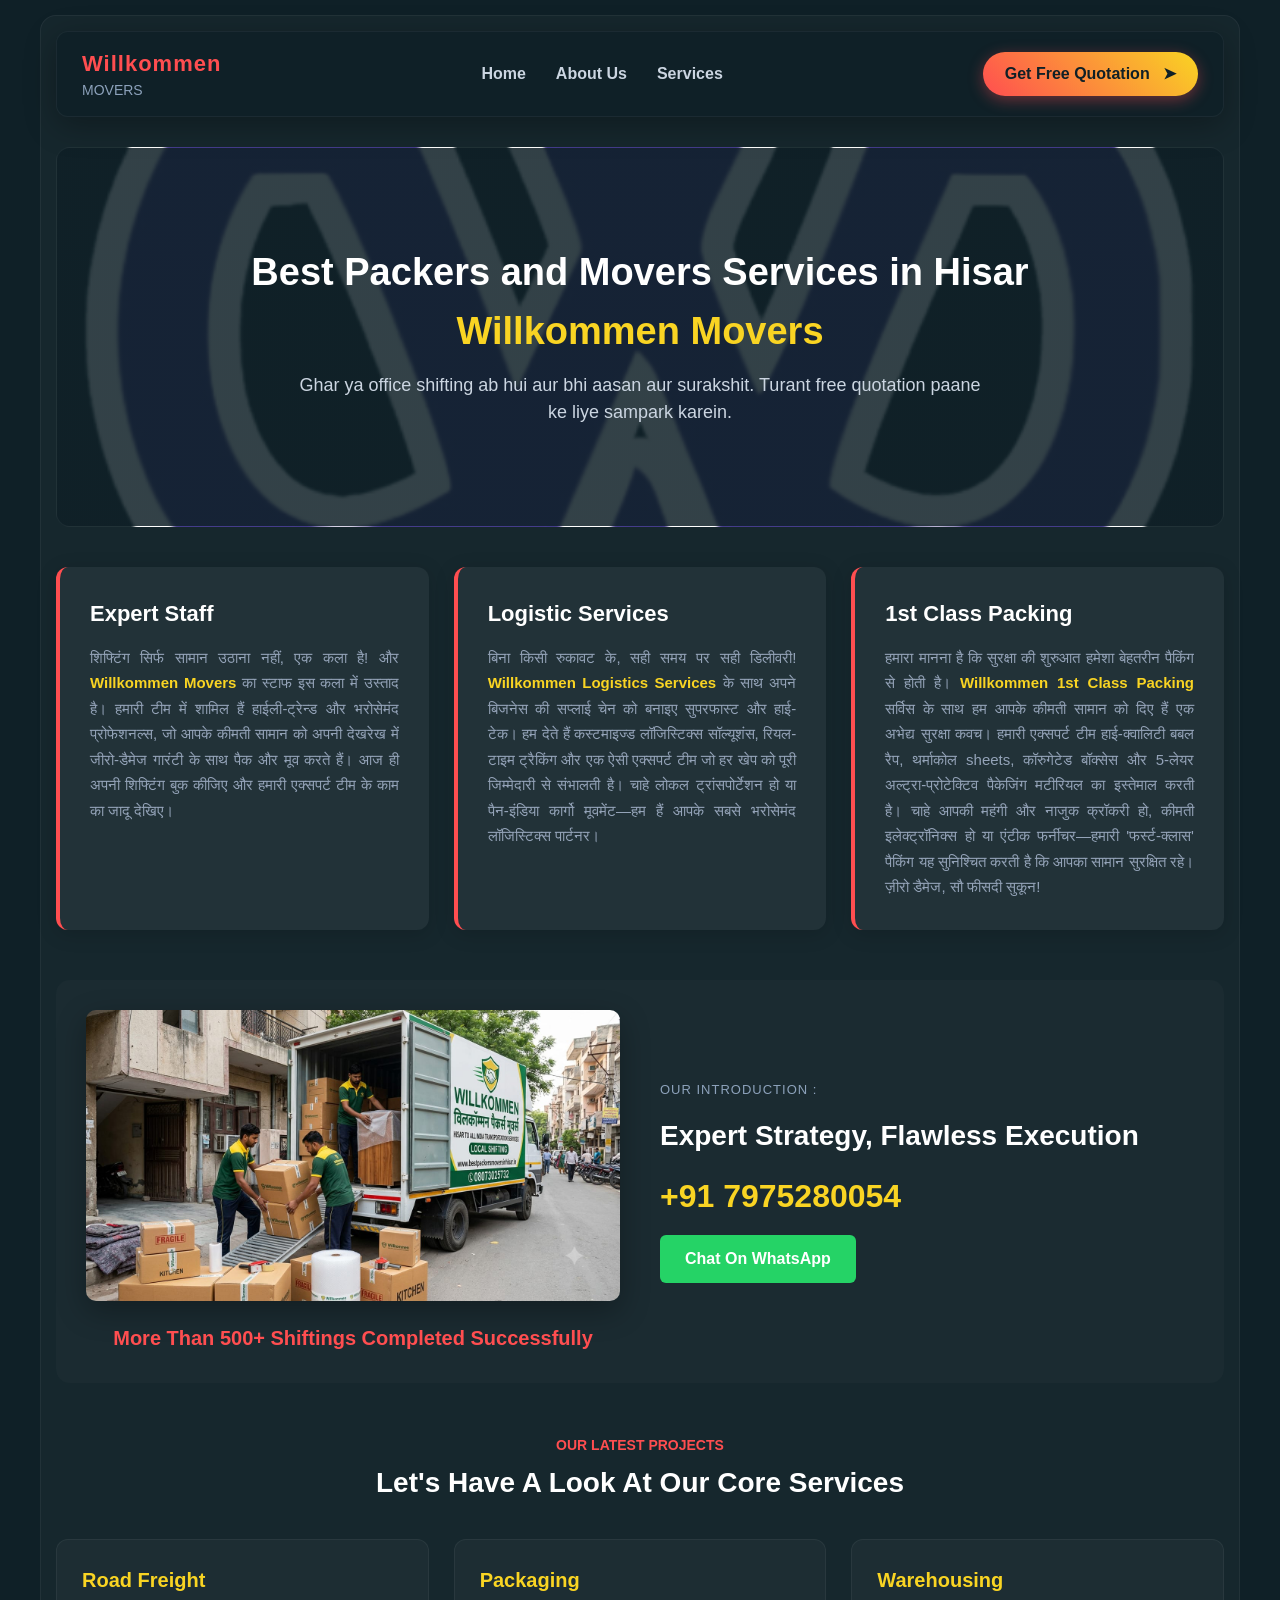
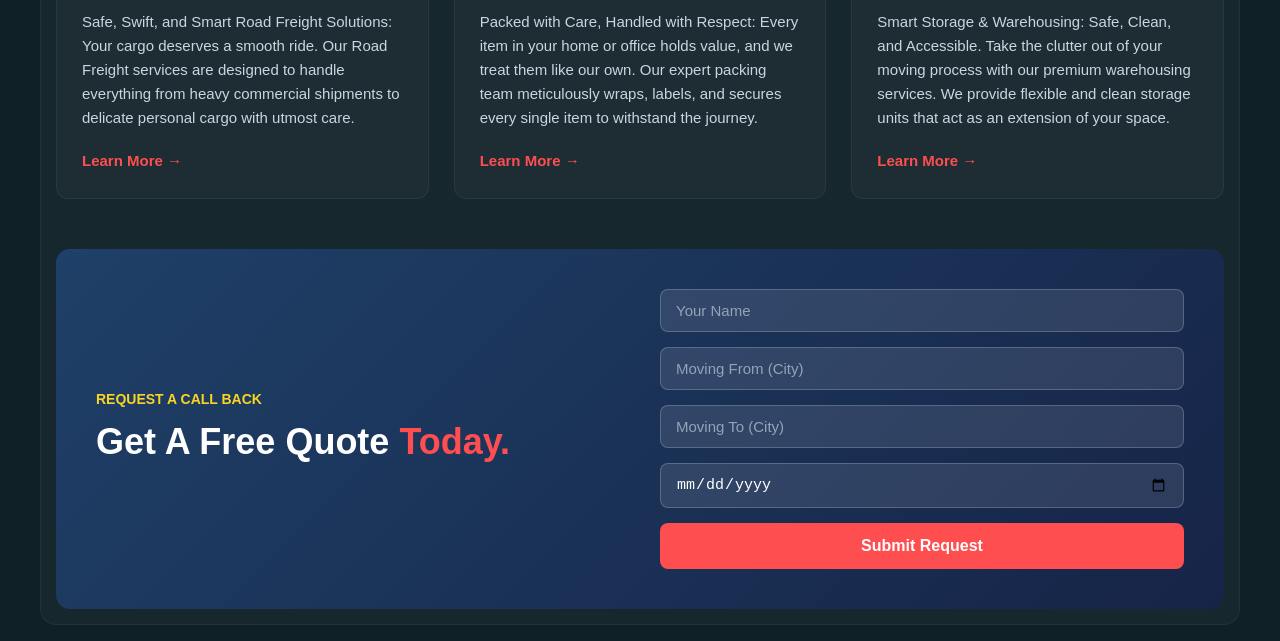
<file: index.html>
<!doctype html>
<html lang="en-IN">
  <head>
    <meta charset="UTF-8" />
    <meta name="viewport" content="width=device-width, initial-scale=1.0" />
    <title>Willkommen Movers | Best Packers and Movers Service in Hisar.</title>
    <script>
      window.dataLayer = window.dataLayer || [];
      function gtag() { dataLayer.push(arguments); }
      gtag("js", new Date());
    </script>
    <style>
      /* Global Resets */
      * {
        margin: 0;
        padding: 0;
        box-sizing: border-box;
      }
      body {
        background-color: #0f2027;
        font-family: Arial, sans-serif;
        padding: 15px;
        color: #f5f5f5;
        line-height: 1.5;
      }
      
      .main-container {
        max-width: 1200px;
        width: 100%;
        margin: auto;
        background-color: rgba(255, 255, 255, 0.03);
        border: 1px solid rgba(255, 255, 255, 0.05);
        border-radius: 16px;
        padding: 15px;
      }

      /* Modern Navbar Setup */
      .navbar {
        position: sticky;
        top: 0;
        background: rgba(15, 32, 39, 0.95);
        backdrop-filter: blur(10px);
        padding: 15px 25px;
        display: flex;
        justify-content: space-between;
        align-items: center;
        border-radius: 12px;
        box-shadow: 0 8px 32px rgba(0, 0, 0, 0.3);
        z-index: 1000;
        border: 1px solid rgba(255, 255, 255, 0.05);
        margin-bottom: 30px;
      }
      .logo-section {
        display: flex;
        flex-direction: column;
      }
      .logo-section strong {
        font-size: 22px;
        color: #ff4e50;
        letter-spacing: 1px;
      }
      .logo-section span {
        font-size: 14px;
        color: #8da2bb;
        text-transform: uppercase;
      }

      /* Pure CSS Mobile Toggle & Link Section */
      .nav-toggle {
        display: none;
      }
      .nav-toggle-label {
        display: none;
        cursor: pointer;
        flex-direction: column;
        gap: 5px;
      }
      .nav-toggle-label span {
        width: 25px;
        height: 3px;
        background-color: white;
        border-radius: 2px;
      }
      .link-section ul {
        list-style: none;
        display: flex;
        align-items: center;
        gap: 30px;
      }
      .link-section ul li a {
        text-decoration: none;
        color: #cbd5e1;
        font-weight: bold;
        transition: color 0.3s ease;
      }
      .link-section ul li a:hover {
        color: #ff4e50;
      }
      
      /* Glowing Action CTA Button */
      .nav-btn {
        background: linear-gradient(45deg, #ff4e50, #f9d423);
        color: #0f2027;
        text-decoration: none;
        padding: 10px 22px;
        font-weight: bold;
        border-radius: 25px;
        box-shadow: 0 4px 15px rgba(255, 78, 80, 0.4);
        transition: transform 0.3s ease;
        animation: pulse-ring 2s infinite;
      }
      .nav-btn:hover {
        transform: scale(1.05);
      }

      /* Hero Banner Section (One) */
      .one {
        width: 100%;
        background-image: linear-gradient(rgba(15,32,39,0.85), rgba(15,32,39,0.85)), url('image/willkommen packers movers logo1.png');
        background-position: center;
        background-size: cover;
        background-repeat: no-repeat;
        padding: 100px 20px;
        text-align: center;
        border-radius: 14px;
        margin-bottom: 40px;
        border: 1px solid rgba(255,255,255,0.05);
      }
      .one h1 {
        font-size: 38px;
        color: white;
        margin-bottom: 15px;
        line-height: 1.3;
      }
      .one h1 span {
        color: #f9d423;
        display: block;
        margin-top: 10px;
      }
      .one p {
        color: #cbd5e1;
        font-size: 18px;
        max-width: 700px;
        margin: auto;
      }

      /* Features Features Grid Block (Two) */
      .two {
        display: grid;
        grid-template-columns: repeat(auto-fit, minmax(300px, 1fr));
        gap: 25px;
        margin-bottom: 50px;
      }
      .two-one {
        background: rgba(255, 255, 255, 0.05);
        padding: 30px;
        border-radius: 12px;
        border-left: 4px solid #ff4e50;
        box-shadow: 0 4px 20px rgba(0,0,0,0.15);
      }
      .two-one h2 {
        font-size: 22px;
        color: white;
        margin-bottom: 15px;
      }
      .two-one p {
        color: #94a3b8;
        font-size: 15px;
        line-height: 1.7;
        text-align: justify;
      }
      .two-one p b {
        color: #f9d423;
      }

      /* Banner Counter Block Split Layout (Three) */
      .three {
        display: grid;
        grid-template-columns: 1fr 1fr;
        gap: 40px;
        align-items: center;
        background: rgba(255, 255, 255, 0.02);
        padding: 30px;
        border-radius: 14px;
        margin-bottom: 50px;
      }
      .three-one img {
        width: 100%;
        height: auto;
        border-radius: 10px;
        box-shadow: 0 10px 30px rgba(0,0,0,0.3);
      }
      .three-one h2 {
        color: #ff4e50;
        font-size: 20px;
        margin-top: 15px;
        text-align: center;
        font-weight: bold;
      }
      .three-two {
        display: flex;
        flex-direction: column;
        gap: 15px;
      }
      .three-two span {
        color: #8da2bb;
        text-transform: uppercase;
        font-size: 13px;
        letter-spacing: 1px;
      }
      .three-two h2 {
        font-size: 28px;
        color: white;
      }
      .three-two p {
        font-size: 32px;
        font-weight: bold;
        color: #f9d423;
      }
      .three-two .whatsapp-link {
        display: inline-block;
        background: #25d366;
        color: white;
        text-decoration: none;
        padding: 12px 25px;
        border-radius: 6px;
        font-weight: bold;
        width: fit-content;
        transition: background 0.3s ease;
      }
      .three-two .whatsapp-link:hover {
        background: #1ebd54;
      }

      /* Project Cards Flex/Grid Section (Four) */
      .four {
        text-align: center;
        margin-bottom: 50px;
      }
      .four > span {
        color: #ff4e50;
        font-weight: bold;
        text-transform: uppercase;
        font-size: 14px;
      }
      .four h2 {
        font-size: 28px;
        color: white;
        margin-top: 5px;
        margin-bottom: 35px;
      }
      .project-grid {
        display: grid;
        grid-template-columns: repeat(auto-fit, minmax(280px, 1fr));
        gap: 25px;
      }
      .four-one {
        background: rgba(255,255,255,0.03);
        border: 1px solid rgba(255,255,255,0.05);
        padding: 25px;
        border-radius: 12px;
        display: flex;
        flex-direction: column;
        justify-content: space-between;
        text-align: left;
      }
      .four-one h3 {
        color: #f9d423;
        font-size: 20px;
        margin-bottom: 15px;
      }
      .four-one p {
        color: #cbd5e1;
        font-size: 15px;
        line-height: 1.6;
        margin-bottom: 20px;
      }
      .four-one a {
        color: #ff4e50;
        text-decoration: none;
        font-weight: bold;
        font-size: 15px;
        transition: color 0.3s;
      }
      .four-one a:hover {
        color: #f9d423;
      }

      /* Call Back / Quote Form Block (Five) */
      .five {
        display: grid;
        grid-template-columns: 1fr 1fr;
        gap: 40px;
        background: linear-gradient(135deg, #1f4068, #162447);
        padding: 40px;
        border-radius: 14px;
        align-items: center;
      }
      .five-one p {
        color: #f9d423;
        text-transform: uppercase;
        font-weight: bold;
        font-size: 14px;
      }
      .five-one h2 {
        font-size: 36px;
        color: white;
        margin-top: 5px;
      }
      .five-one h2 span {
        color: #ff4e50;
      }
      .five-two form {
        display: flex;
        flex-direction: column;
        gap: 15px;
      }
      .five-two form input {
        width: 100%;
        padding: 12px 15px;
        background: rgba(255, 255, 255, 0.1);
        border: 1px solid rgba(255, 255, 255, 0.2);
        border-radius: 8px;
        color: white;
        outline: none;
        font-size: 15px;
      }
      .five-two form input::placeholder {
        color: #94a3b8;
      }
      .five-two form input:focus {
        border-color: #ff4e50;
      }
      .five-two form button {
        background: #ff4e50;
        color: white;
        border: none;
        padding: 14px;
        font-size: 16px;
        font-weight: bold;
        border-radius: 8px;
        cursor: pointer;
        transition: background 0.3s;
      }
      .five-two form button:hover {
        background: #e03e40;
      }

      /* Ring Pulse Keyframes Animation */
      @keyframes pulse-ring {
        0% { box-shadow: 0 0 0 0 rgba(255, 78, 80, 0.5); }
        70% { box-shadow: 0 0 0 12px rgba(255, 78, 80, 0); }
        100% { box-shadow: 0 0 0 0 rgba(255, 78, 80, 0); }
      }

      /* Responsive Viewport Rules */
      @media (max-width: 768px) {
        .nav-toggle-label {
          display: flex;
        }
        .link-section {
          display: none;
          position: absolute;
          top: 100%;
          left: 0;
          width: 100%;
          background: #0f2027;
          padding: 20px;
          border-bottom: 2px solid rgba(255,255,255,0.05);
        }
        .link-section ul {
          flex-direction: column;
          gap: 15px;
          align-items: flex-start;
        }
        .nav-toggle:checked ~ .link-section {
          display: block;
        }
        .navbar .nav-btn {
          padding: 8px 15px;
          font-size: 13px;
        }
        .three, .five {
          grid-template-columns: 1fr;
          gap: 30px;
          padding: 20px;
        }
        .one h1 { font-size: 28px; }
        .five-one h2 { font-size: 28px; }
      }
    </style>
  </head>
  <body>
    <div class="main-container">
      
      <div class="navbar">
        <div class="logo-section">
          <strong>Willkommen</strong>
          <span>Movers</span>
        </div>

        <input type="checkbox" id="nav-toggle" class="nav-toggle" />
        <label for="nav-toggle" class="nav-toggle-label">
          <span></span>
          <span></span>
          <span></span>
        </label>

        <nav class="link-section">
          <ul>
            <li><a href="#home">Home</a></li>
            <li><a href="#about">About Us</a></li>
            <li><a href="#services">Services</a></li>
          </ul>
        </nav>

        <a href="https://wa.me/917975280054" target="_blank" class="nav-btn">
          Get Free Quotation &nbsp; &#10148;
        </a>
      </div>

      <div class="one" id="home">
        <h1>
          Best Packers and Movers Services in Hisar
          <span>Willkommen Movers</span>
        </h1>
        <p>
          Ghar ya office shifting ab hui aur bhi aasan aur surakshit. Turant free quotation
          paane ke liye sampark karein.
        </p>
      </div>

      <div class="two" id="about">
        <div class="two-one">
          <h2>Expert Staff</h2>
          <p>
            शिफ्टिंग सिर्फ सामान उठाना नहीं, एक कला है! और <b>Willkommen Movers</b> का
            स्टाफ इस कला में उस्ताद है। हमारी टीम में शामिल हैं हाईली-ट्रेन्ड और
            भरोसेमंद प्रोफेशनल्स, जो आपके कीमती सामान को अपनी देखरेख में
            जीरो-डैमेज गारंटी के साथ पैक और मूव करते हैं। आज ही अपनी शिफ्टिंग
            बुक कीजिए और हमारी एक्सपर्ट टीम के काम का जादू देखिए।
          </p>
        </div>
        <div class="two-one">
          <h2>Logistic Services</h2>
          <p>
            बिना किसी रुकावट के, सही समय पर सही डिलीवरी! <b>Willkommen Logistics 
            Services</b> के साथ अपने बिजनेस की सप्लाई चेन को बनाइए सुपरफास्ट और
            हाई-टेक। हम देते हैं कस्टमाइज्ड लॉजिस्टिक्स सॉल्यूशंस, रियल-टाइम
            ट्रैकिंग और एक ऐसी एक्सपर्ट टीम जो हर खेप को पूरी जिम्मेदारी से
            संभालती है। चाहे लोकल ट्रांसपोर्टेशन हो या पैन-इंडिया कार्गो
            मूवमेंट—हम हैं आपके सबसे भरोसेमंद लॉजिस्टिक्स पार्टनर।
          </p>
        </div>
        <div class="two-one">
          <h2>1st Class Packing</h2>
          <p>
            हमारा मानना है कि सुरक्षा की शुरुआत हमेशा बेहतरीन पैकिंग से होती है।
            <b>Willkommen 1st Class Packing</b> सर्विस के साथ हम आपके कीमती सामान को
            दिए हैं एक अभेद्य सुरक्षा कवच। हमारी एक्सपर्ट टीम हाई-क्वालिटी बबल
            रैप, थर्माकोल sheets, कॉरुगेटेड बॉक्सेस और 5-लेयर
            अल्ट्रा-प्रोटेक्टिव पैकेजिंग मटीरियल का इस्तेमाल करती है। चाहे आपकी
            महंगी और नाजुक क्रॉकरी हो, कीमती इलेक्ट्रॉनिक्स हो या एंटीक
            फर्नीचर—हमारी 'फर्स्ट-क्लास' पैकिंग यह सुनिश्चित करती है कि आपका
            सामान सुरक्षित रहे। ज़ीरो डैमेज, सौ फीसदी सुकून!
          </p>
        </div>
      </div>

      <div class="three">
        <div class="three-one">
          <img src="image/willkommen-packers-movers.jpeg" alt="About Us" />
          <h2>More Than 500+ Shiftings Completed Successfully</h2>
        </div>

        <div class="three-two">
          <span>Our Introduction :</span>
          <h2>Expert Strategy, Flawless Execution</h2>
          <p>+91 7975280054</p>
          <a href="https://wa.me/917975280054" class="whatsapp-link" target="_blank">Chat On WhatsApp</a>
        </div>
      </div>

      <div class="four" id="services">
        <span>Our Latest Projects</span>
        <h2>Let's Have A Look At Our Core Services</h2>
        
        <div class="project-grid">
          <div class="four-one">
            <h3>Road Freight</h3>
            <p>
              Safe, Swift, and Smart Road Freight Solutions: Your cargo deserves a smooth ride. Our Road Freight services are designed to handle everything from heavy commercial shipments to delicate personal cargo with utmost care.
            </p>
            <a href="https://wa.me/917975280054">Learn More &rarr;</a>
          </div>
          <div class="four-one">
            <h3>Packaging</h3>
            <p>
              Packed with Care, Handled with Respect: Every item in your home or office holds value, and we treat them like our own. Our expert packing team meticulously wraps, labels, and secures every single item to withstand the journey.
            </p>
            <a href="https://wa.me/917975280054">Learn More &rarr;</a>
          </div>
          <div class="four-one">
            <h3>Warehousing</h3>
            <p>
              Smart Storage & Warehousing: Safe, Clean, and Accessible. Take the clutter out of your moving process with our premium warehousing services. We provide flexible and clean storage units that act as an extension of your space.
            </p>
            <a href="https://wa.me/917975280054">Learn More &rarr;</a>
          </div>
        </div>
      </div>

      <div class="five">
        <div class="five-one">
          <p>Request a Call Back</p>
          <h2>Get A Free Quote <span>Today.</span></h2>
        </div>
        <div class="five-two">
          <form action="#" method="POST">
            <input type="text" placeholder="Your Name" required />
            <input type="text" placeholder="Moving From (City)" required />
            <input type="text" placeholder="Moving To (City)" required />
            <input type="date" required />
            <button type="submit">Submit Request</button>
          </form>
        </div>
      </div>
      
    </div>
  </body>
</html>
</file>
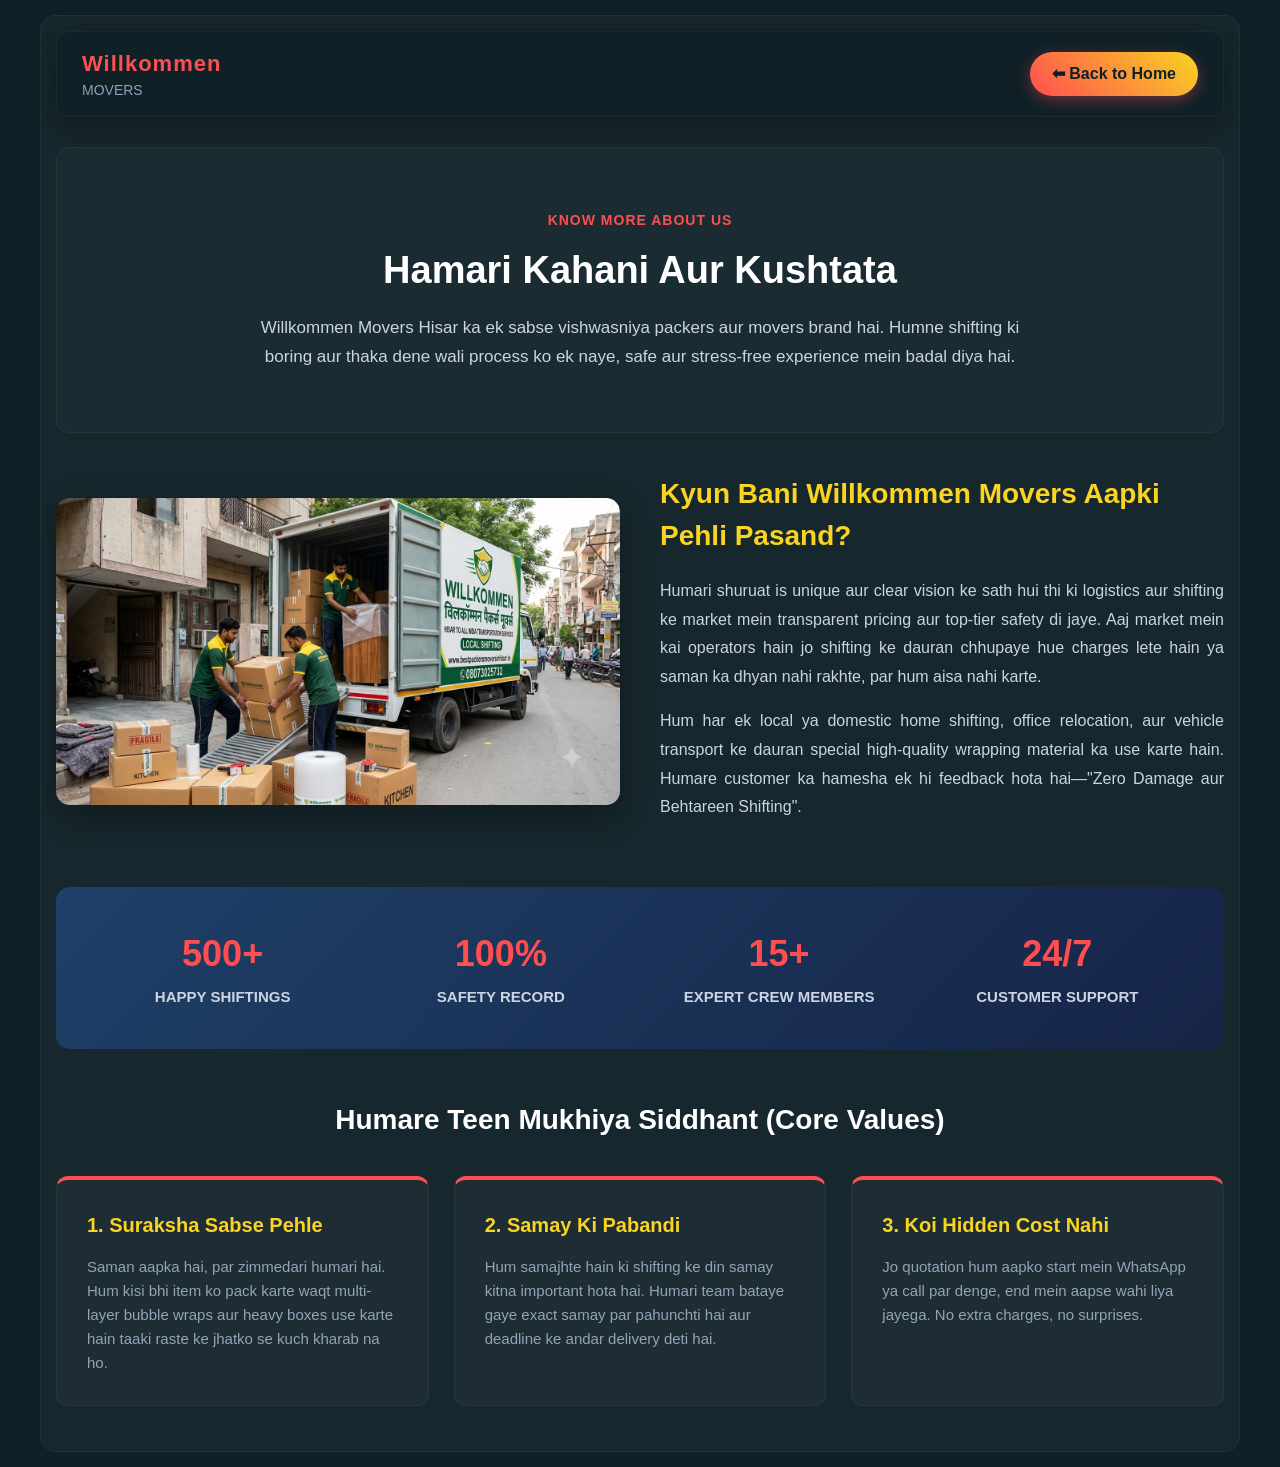
<file: about.html>
<!doctype html>
<html lang="en-IN">
  <head>
    <meta charset="UTF-8" />
    <meta name="viewport" content="width=device-width, initial-scale=1.0" />
    <title>About Us | Willkommen Movers - Best Packers and Movers</title>
    <style>
      /* Global Resets */
      * {
        margin: 0;
        padding: 0;
        box-sizing: border-box;
      }
      body {
        background-color: #0f2027;
        font-family: Arial, sans-serif;
        padding: 15px;
        color: #f5f5f5;
        line-height: 1.5;
      }
      
      .main-container {
        max-width: 1200px;
        width: 100%;
        margin: auto;
        background-color: rgba(255, 255, 255, 0.03);
        border: 1px solid rgba(255, 255, 255, 0.05);
        border-radius: 16px;
        padding: 15px;
      }

      /* Navbar Style Match */
      .navbar {
        position: sticky;
        top: 0;
        background: rgba(15, 32, 39, 0.95);
        backdrop-filter: blur(10px);
        padding: 15px 25px;
        display: flex;
        justify-content: space-between;
        align-items: center;
        border-radius: 12px;
        box-shadow: 0 8px 32px rgba(0, 0, 0, 0.3);
        z-index: 1000;
        border: 1px solid rgba(255, 255, 255, 0.05);
        margin-bottom: 30px;
      }
      .logo-section {
        display: flex;
        flex-direction: column;
      }
      .logo-section strong {
        font-size: 22px;
        color: #ff4e50;
        letter-spacing: 1px;
      }
      .logo-section span {
        font-size: 14px;
        color: #8da2bb;
        text-transform: uppercase;
      }

      .back-btn {
        background: linear-gradient(45deg, #ff4e50, #f9d423);
        color: #0f2027;
        text-decoration: none;
        padding: 10px 22px;
        font-weight: bold;
        border-radius: 25px;
        box-shadow: 0 4px 15px rgba(255, 78, 80, 0.4);
        transition: transform 0.3s ease;
      }
      .back-btn:hover {
        transform: scale(1.05);
      }

      /* Hero Section */
      .about-hero {
        text-align: center;
        padding: 60px 20px;
        background: rgba(255, 255, 255, 0.02);
        border-radius: 14px;
        margin-bottom: 40px;
        border: 1px solid rgba(255,255,255,0.05);
      }
      .about-hero span {
        color: #ff4e50;
        font-weight: bold;
        text-transform: uppercase;
        font-size: 14px;
        letter-spacing: 1px;
      }
      .about-hero h1 {
        font-size: 38px;
        color: white;
        margin-top: 10px;
        margin-bottom: 15px;
      }
      .about-hero p {
        color: #cbd5e1;
        font-size: 17px;
        max-width: 800px;
        margin: auto;
        line-height: 1.7;
      }

      /* Story & Mission Layout */
      .about-grid {
        display: grid;
        grid-template-columns: 1fr 1fr;
        gap: 40px;
        align-items: center;
        margin-bottom: 50px;
      }
      .about-image img {
        width: 100%;
        height: auto;
        border-radius: 14px;
        box-shadow: 0 10px 30px rgba(0,0,0,0.3);
      }
      .about-content h2 {
        font-size: 28px;
        color: #f9d423;
        margin-bottom: 20px;
      }
      .about-content p {
        color: #cbd5e1;
        font-size: 16px;
        line-height: 1.8;
        margin-bottom: 15px;
        text-align: justify;
      }

      /* Stats / Trust Counter Block */
      .stats-section {
        display: grid;
        grid-template-columns: repeat(auto-fit, minmax(200px, 1fr));
        gap: 25px;
        background: linear-gradient(135deg, #1f4068, #162447);
        padding: 40px;
        border-radius: 14px;
        text-align: center;
        margin-bottom: 50px;
      }
      .stat-card h3 {
        font-size: 36px;
        color: #ff4e50;
        margin-bottom: 5px;
      }
      .stat-card p {
        color: #cbd5e1;
        font-size: 15px;
        font-weight: bold;
        text-transform: uppercase;
      }

      /* Core Values Cards */
      .values-section {
        text-align: center;
        margin-bottom: 30px;
      }
      .values-section h2 {
        font-size: 28px;
        color: white;
        margin-bottom: 35px;
      }
      .values-grid {
        display: grid;
        grid-template-columns: repeat(auto-fit, minmax(280px, 1fr));
        gap: 25px;
      }
      .value-card {
        background: rgba(255,255,255,0.03);
        border: 1px solid rgba(255,255,255,0.05);
        padding: 30px;
        border-radius: 12px;
        text-align: left;
        border-top: 4px solid #ff4e50;
      }
      .value-card h3 {
        color: #f9d423;
        font-size: 20px;
        margin-bottom: 15px;
      }
      .value-card p {
        color: #94a3b8;
        font-size: 15px;
        line-height: 1.6;
      }

      /* Responsive Rules */
      @media (max-width: 768px) {
        .about-grid {
          grid-template-columns: 1fr;
          gap: 30px;
        }
        .about-hero h1 {
          font-size: 28px;
        }
        .about-content h2 {
          font-size: 24px;
        }
      }
    </style>
  </head>
  <body>
    <div class="main-container">
      
      <div class="navbar">
        <div class="logo-section">
          <strong>Willkommen</strong>
          <span>Movers</span>
        </div>
        <a href="index.html" class="back-btn">&#11013; Back to Home</a>
      </div>

      <section class="about-hero">
        <span>Know More About Us</span>
        <h1>Hamari Kahani Aur Kushtata</h1>
        <p>
          Willkommen Movers Hisar ka ek sabse vishwasniya packers aur movers brand hai. Humne shifting ki boring aur thaka dene wali process ko ek naye, safe aur stress-free experience mein badal diya hai.
        </p>
      </section>

      <section class="about-grid">
        <div class="about-image">
          <img src="image/willkommen-packers-movers.jpeg" alt="Willkommen Team Work" />
        </div>
        <div class="about-content">
          <h2>Kyun Bani Willkommen Movers Aapki Pehli Pasand?</h2>
          <p>
            Humari shuruat is unique aur clear vision ke sath hui thi ki logistics aur shifting ke market mein transparent pricing aur top-tier safety di jaye. Aaj market mein kai operators hain jo shifting ke dauran chhupaye hue charges lete hain ya saman ka dhyan nahi rakhte, par hum aisa nahi karte.
          </p>
          <p>
            Hum har ek local ya domestic home shifting, office relocation, aur vehicle transport ke dauran special high-quality wrapping material ka use karte hain. Humare customer ka hamesha ek hi feedback hota hai—"Zero Damage aur Behtareen Shifting".
          </p>
        </div>
      </section>

      <section class="stats-section">
        <div class="stat-card">
          <h3>500+</h3>
          <p>Happy Shiftings</p>
        </div>
        <div class="stat-card">
          <h3>100%</h3>
          <p>Safety Record</p>
        </div>
        <div class="stat-card">
          <h3>15+</h3>
          <p>Expert Crew Members</p>
        </div>
        <div class="stat-card">
          <h3>24/7</h3>
          <p>Customer Support</p>
        </div>
      </section>

      <section class="values-section">
        <h2>Humare Teen Mukhiya Siddhant (Core Values)</h2>
        <div class="values-grid">
          <div class="value-card">
            <h3>1. Suraksha Sabse Pehle</h3>
            <p>Saman aapka hai, par zimmedari humari hai. Hum kisi bhi item ko pack karte waqt multi-layer bubble wraps aur heavy boxes use karte hain taaki raste ke jhatko se kuch kharab na ho.</p>
          </div>
          <div class="value-card">
            <h3>2. Samay Ki Pabandi</h3>
            <p>Hum samajhte hain ki shifting ke din samay kitna important hota hai. Humari team bataye gaye exact samay par pahunchti hai aur deadline ke andar delivery deti hai.</p>
          </div>
          <div class="value-card">
            <h3>3. Koi Hidden Cost Nahi</h3>
            <p>Jo quotation hum aapko start mein WhatsApp ya call par denge, end mein aapse wahi liya jayega. No extra charges, no surprises.</p>
          </div>
        </div>
      </section>

    </div>
  </body>
</html>
</file>
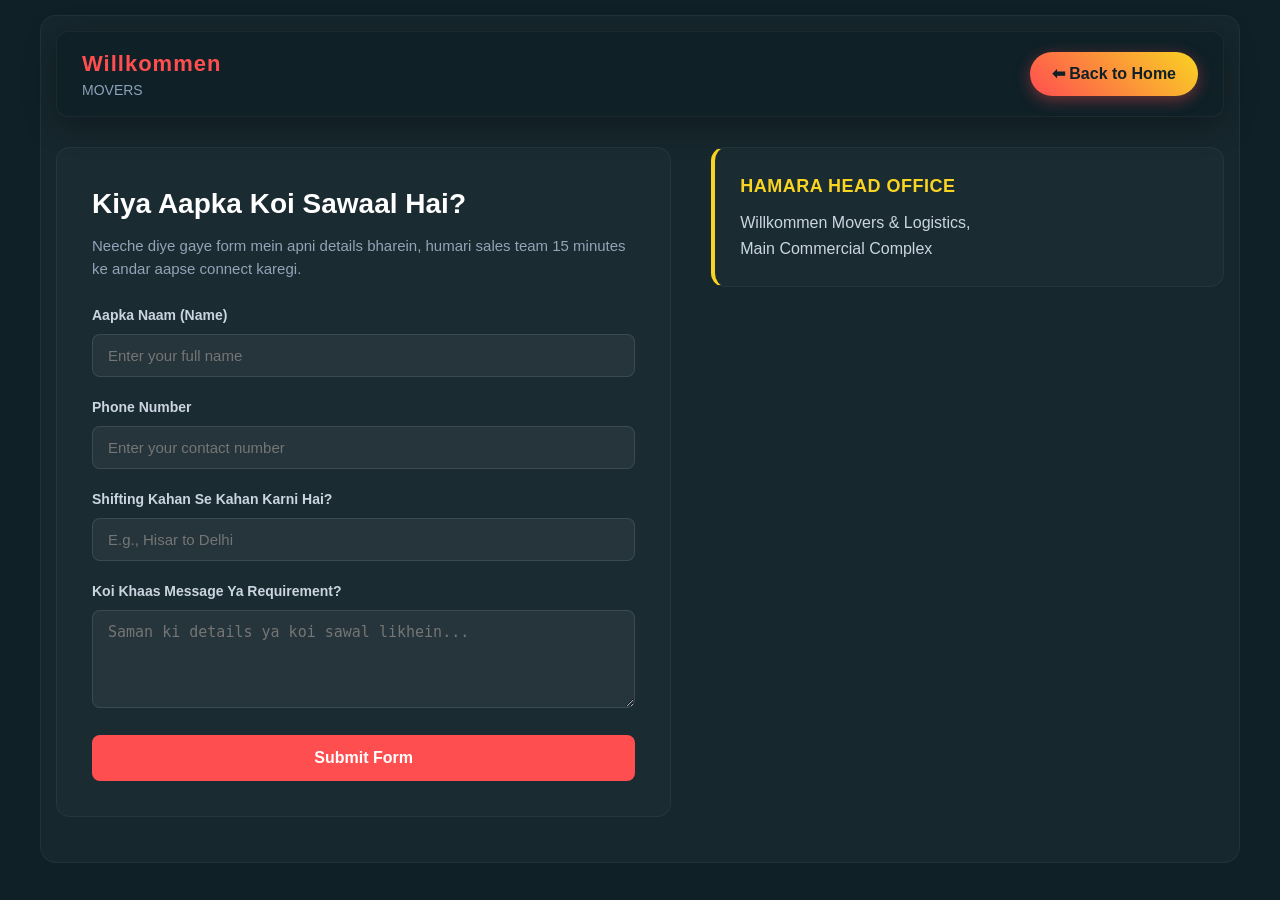
<file: contact.html>
<!doctype html>
<html lang="en-IN">
  <head>
    <meta charset="UTF-8" />
    <meta name="viewport" content="width=device-width, initial-scale=1.0" />
    <title>Contact Us | Willkommen Movers - Best Packers and Movers</title>
    <style>
      /* Global Resets */
      * {
        margin: 0;
        padding: 0;
        box-sizing: border-box;
      }
      body {
        background-color: #0f2027;
        font-family: Arial, sans-serif;
        padding: 15px;
        color: #f5f5f5;
        line-height: 1.5;
      }
      
      .main-container {
        max-width: 1200px;
        width: 100%;
        margin: auto;
        background-color: rgba(255, 255, 255, 0.03);
        border: 1px solid rgba(255, 255, 255, 0.05);
        border-radius: 16px;
        padding: 15px;
      }

      /* Navbar Layout Match */
      .navbar {
        position: sticky;
        top: 0;
        background: rgba(15, 32, 39, 0.95);
        backdrop-filter: blur(10px);
        padding: 15px 25px;
        display: flex;
        justify-content: space-between;
        align-items: center;
        border-radius: 12px;
        box-shadow: 0 8px 32px rgba(0, 0, 0, 0.3);
        z-index: 1000;
        border: 1px solid rgba(255, 255, 255, 0.05);
        margin-bottom: 30px;
      }
      .logo-section {
        display: flex;
        flex-direction: column;
      }
      .logo-section strong {
        font-size: 22px;
        color: #ff4e50;
        letter-spacing: 1px;
      }
      .logo-section span {
        font-size: 14px;
        color: #8da2bb;
        text-transform: uppercase;
      }

      .back-btn {
        background: linear-gradient(45deg, #ff4e50, #f9d423);
        color: #0f2027;
        text-decoration: none;
        padding: 10px 22px;
        font-weight: bold;
        border-radius: 25px;
        box-shadow: 0 4px 15px rgba(255, 78, 80, 0.4);
        transition: transform 0.3s ease;
      }
      .back-btn:hover {
        transform: scale(1.05);
      }

      /* Main Structural Grid Split */
      .contact-grid {
        display: grid;
        grid-template-columns: 1.2fr 1fr;
        gap: 40px;
        margin-top: 20px;
        margin-bottom: 30px;
      }

      /* Left Side: Message Form Box */
      .form-wrapper {
        background: rgba(255, 255, 255, 0.02);
        border: 1px solid rgba(255, 255, 255, 0.05);
        padding: 35px;
        border-radius: 14px;
      }
      .form-wrapper h2 {
        font-size: 28px;
        color: white;
        margin-bottom: 10px;
      }
      .form-wrapper p {
        color: #94a3b8;
        font-size: 15px;
        margin-bottom: 25px;
      }
      
      .form-group {
        margin-bottom: 20px;
      }
      .form-group label {
        display: block;
        color: #cbd5e1;
        font-size: 14px;
        margin-bottom: 8px;
        font-weight: bold;
      }
      .form-group input, .form-group textarea {
        width: 100%;
        padding: 12px 15px;
        background: rgba(255, 255, 255, 0.05);
        border: 1px solid rgba(255, 255, 255, 0.1);
        border-radius: 8px;
        color: white;
        outline: none;
        font-size: 15px;
        transition: border-color 0.3s;
      }
      .form-group input:focus, .form-group textarea:focus {
        border-color: #ff4e50;
      }

      .submit-form-btn {
        width: 100%;
        background: #ff4e50;
        color: white;
        border: none;
        padding: 14px;
        font-size: 16px;
        font-weight: bold;
        border-radius: 8px;
        cursor: pointer;
        transition: background 0.3s;
      }
      .submit-form-btn:hover {
        background: #e03e40;
      }

      /* Right Side: Office Info Box */
      .info-wrapper {
        display: flex;
        flex-direction: column;
        gap: 25px;
      }
      .info-card {
        background: rgba(255, 255, 255, 0.02);
        border: 1px solid rgba(255, 255, 255, 0.05);
        padding: 25px;
        border-radius: 14px;
        border-left: 4px solid #f9d423;
      }
      .info-card h3 {
        color: #f9d423;
        font-size: 18px;
        margin-bottom: 10px;
        text-transform: uppercase;
        letter-spacing: 0.5px;
      }
      .info-card p {
        color: #cbd5e1;
        font-size: 16px;
        line-height: 1.6;
      }

      /* Support Direct Action Elements */
      .direct-action-btn {
        display: block;
        text-align: center;
        background: #25d366;
        color: white;
        text-decoration: none;
        padding: 15px;
        border-radius: 8px;
        font-weight: bold;
        box-shadow: 0 4px 15px rgba(37, 211, 102, 0.2);
        transition: background 0.3s;
      }
      .direct-action-btn:hover {
        background: #1ebd54;
      }

      /* Responsive Rules */
      @media (max-width: 768px) {
        .contact-grid {
          grid-template-columns: 1fr;
          gap: 30px;
        }
        .form-wrapper {
          padding: 25px;
        }
      }
    </style>
  </head>
  <body>
    <div class="main-container">
      
      <div class="navbar">
        <div class="logo-section">
          <strong>Willkommen</strong>
          <span>Movers</span>
        </div>
        <a href="index.html" class="back-btn">&#11013; Back to Home</a>
      </div>

      <div class="contact-grid">
        
        <div class="form-wrapper">
          <h2>Kiya Aapka Koi Sawaal Hai?</h2>
          <p>Neeche diye gaye form mein apni details bharein, humari sales team 15 minutes ke andar aapse connect karegi.</p>
          
          <form action="#" method="POST">
            <div class="form-group">
              <label>Aapka Naam (Name)</label>
              <input type="text" placeholder="Enter your full name" required />
            </div>
            
            <div class="form-group">
              <label>Phone Number</label>
              <input type="tel" placeholder="Enter your contact number" required />
            </div>

            <div class="form-group">
              <label>Shifting Kahan Se Kahan Karni Hai?</label>
              <input type="text" placeholder="E.g., Hisar to Delhi" required />
            </div>

            <div class="form-group">
              <label>Koi Khaas Message Ya Requirement?</label>
              <textarea rows="4" placeholder="Saman ki details ya koi sawal likhein..."></textarea>
            </div>

            <button type="submit" class="submit-form-btn">Submit Form</button>
          </form>
        </div>

        <div class="info-wrapper">
          
          <div class="info-card">
            <h3>Hamara Head Office</h3>
            <p>
              Willkommen Movers & Logistics,<br />
              Main Commercial Complex
</file>
